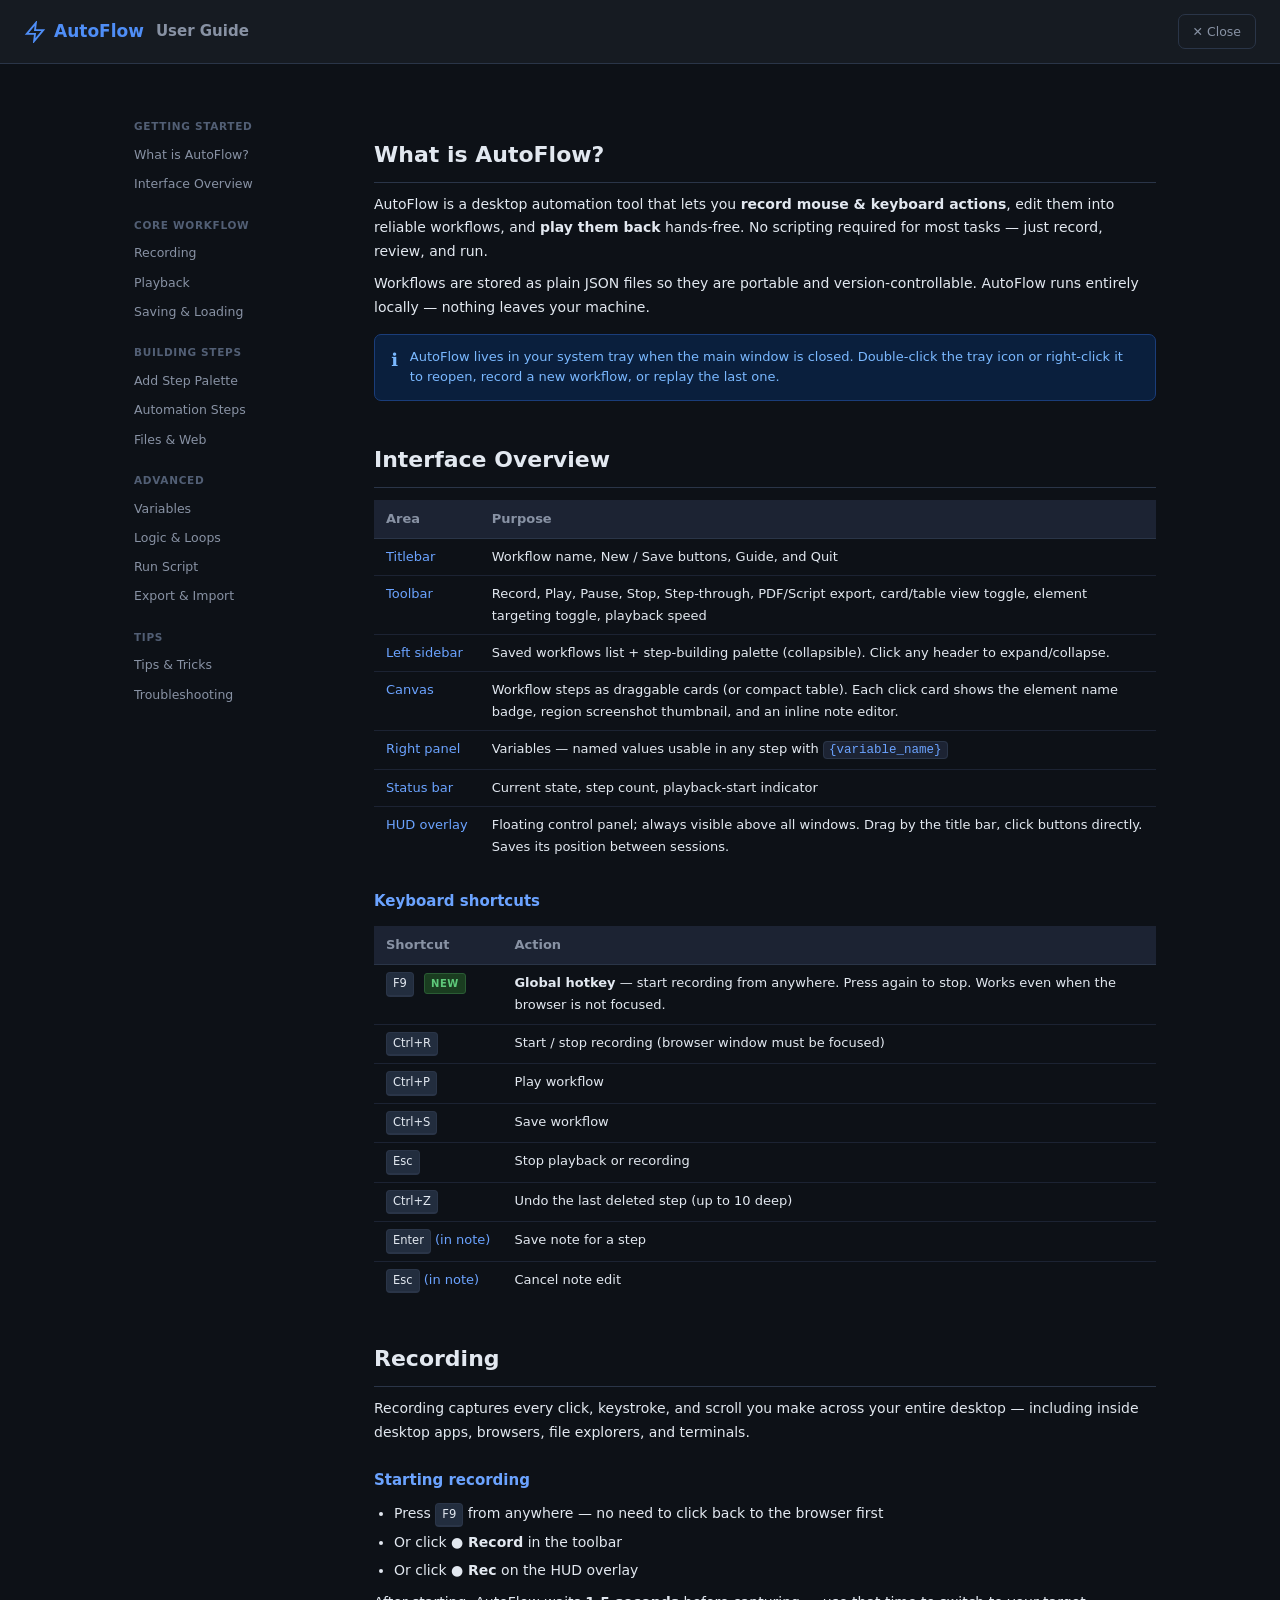
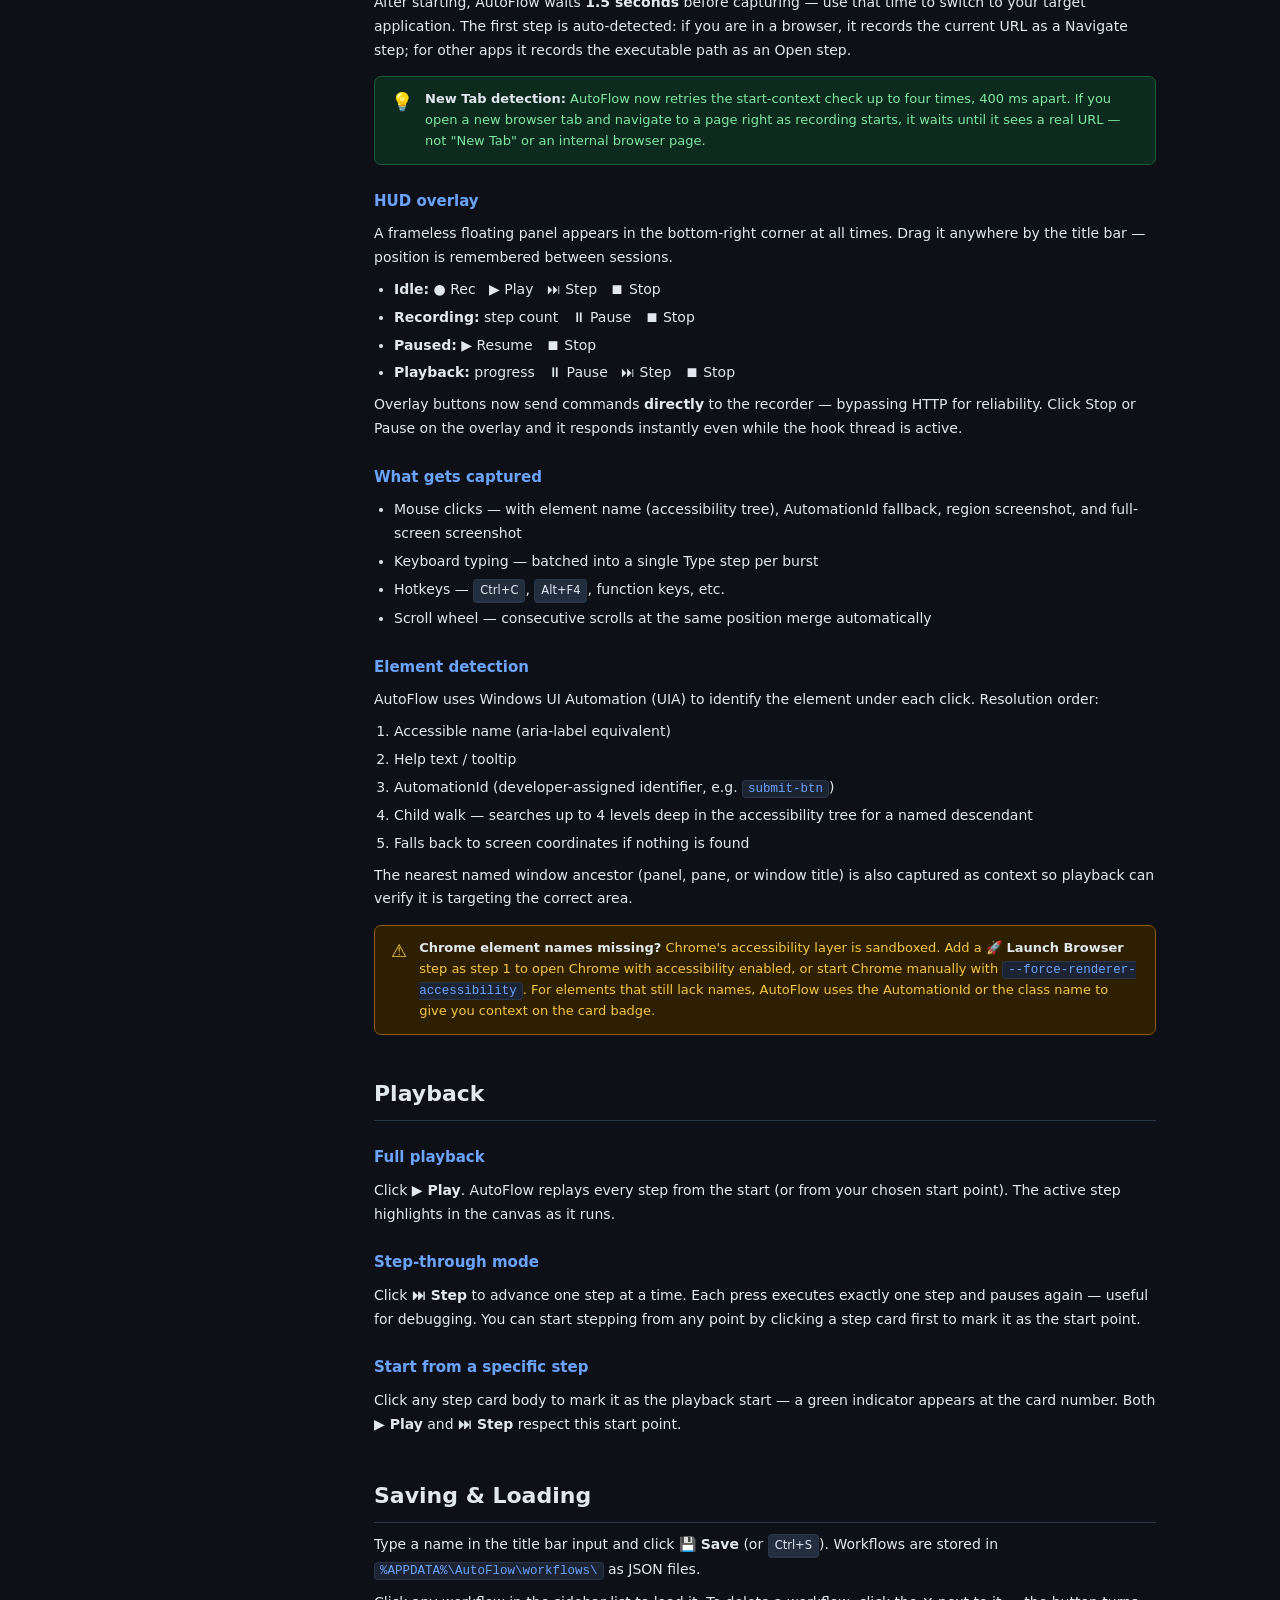
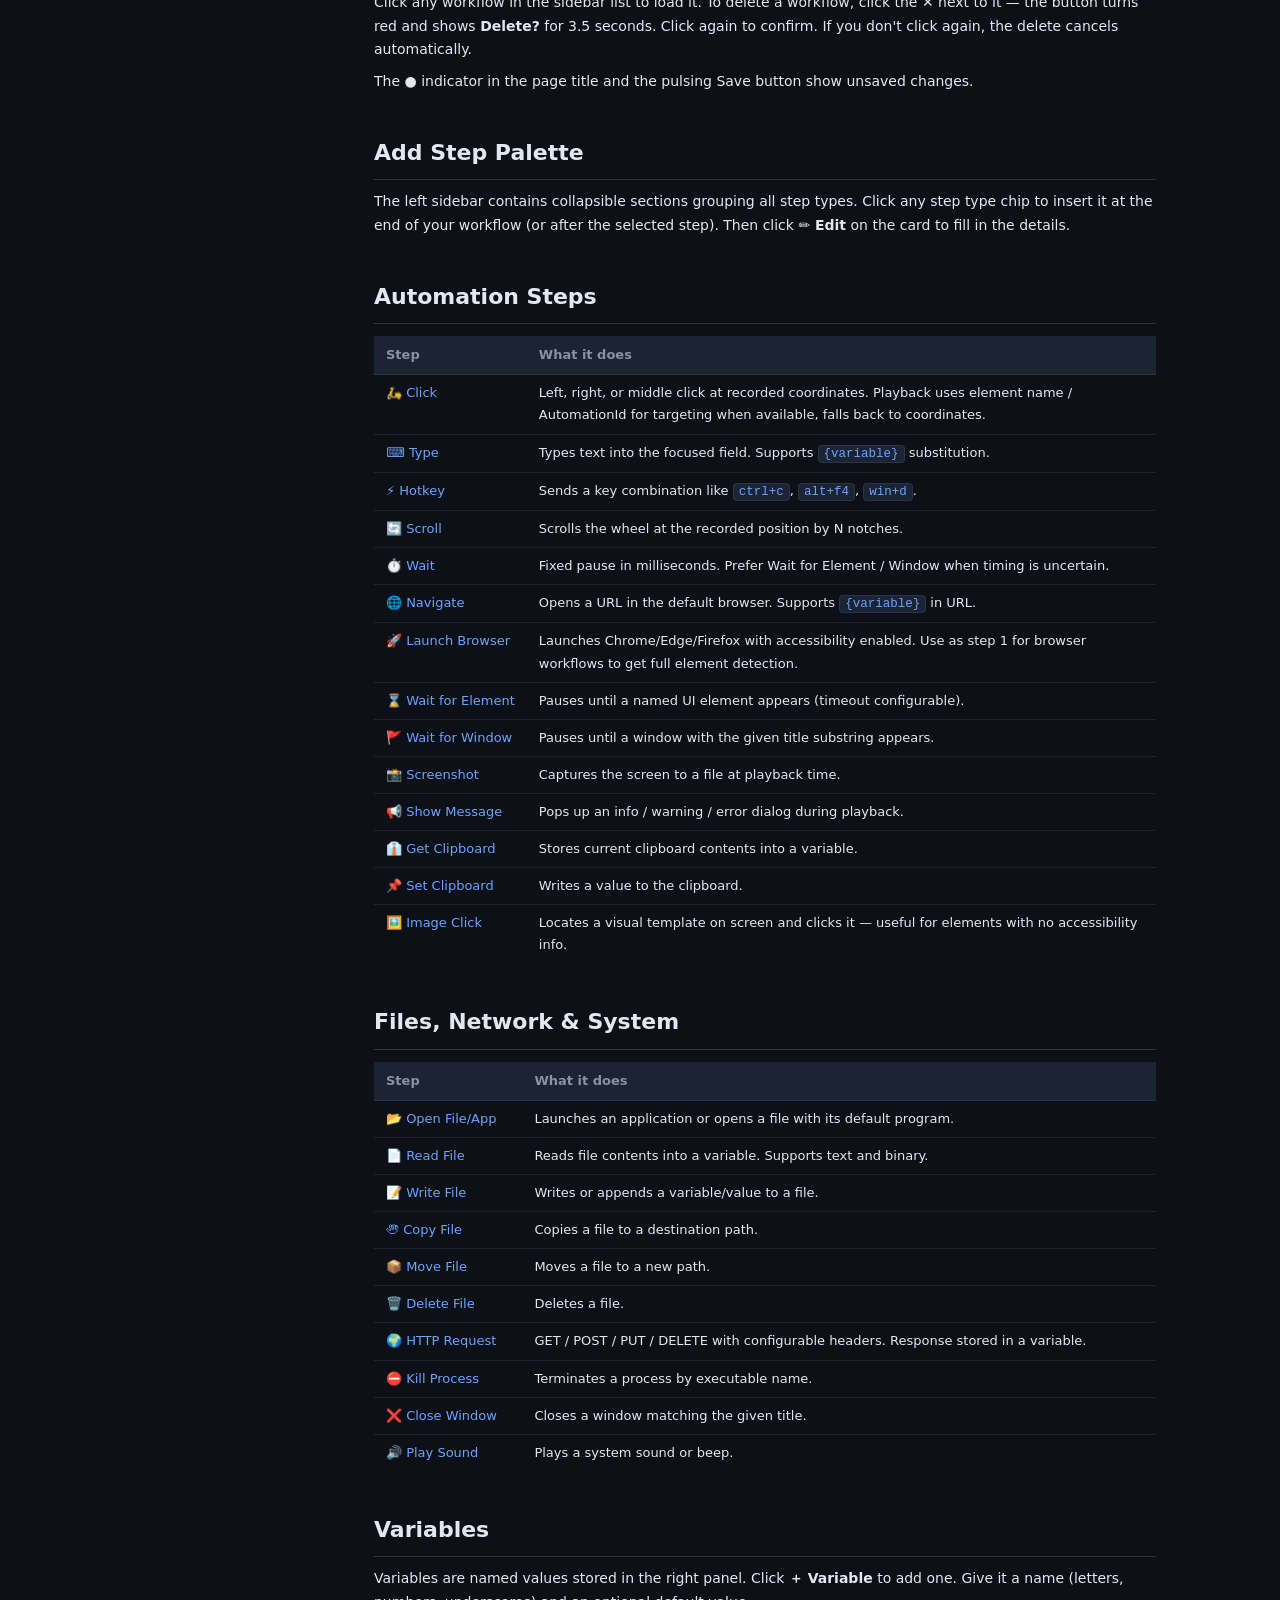
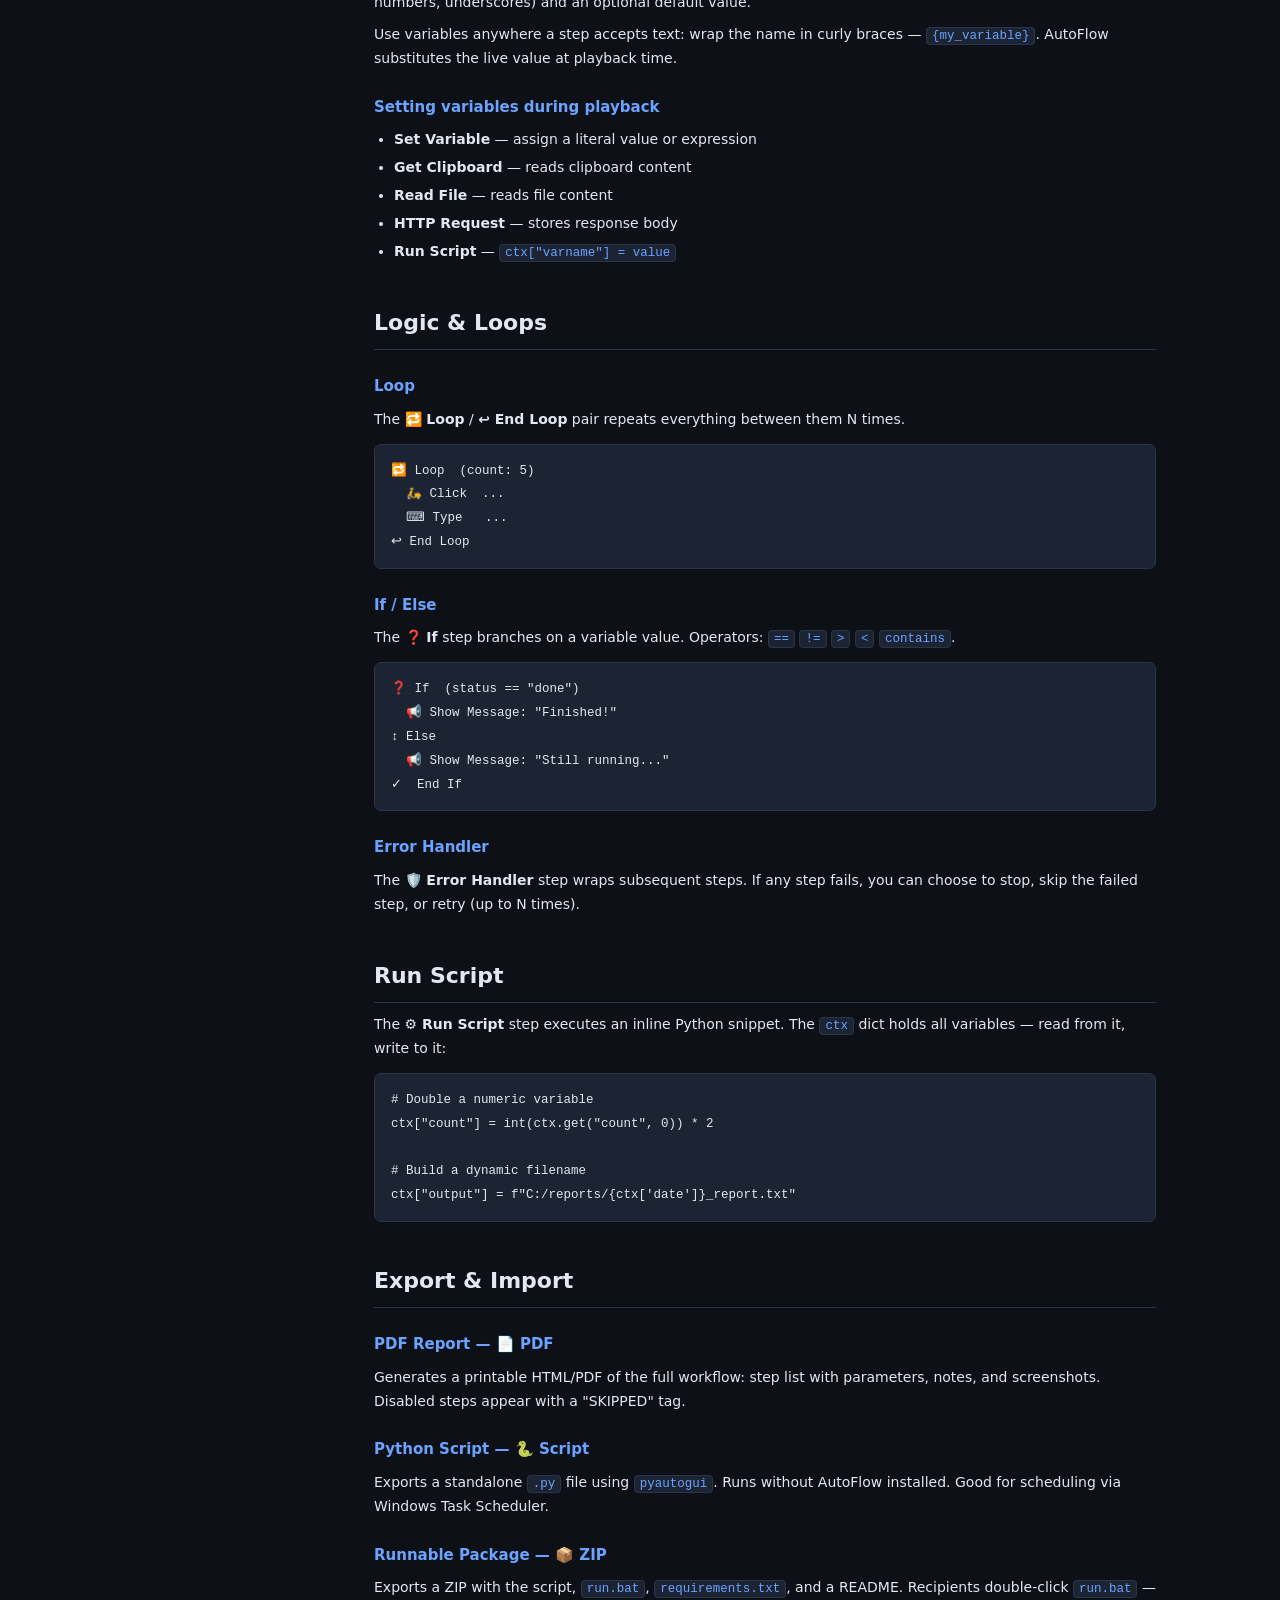
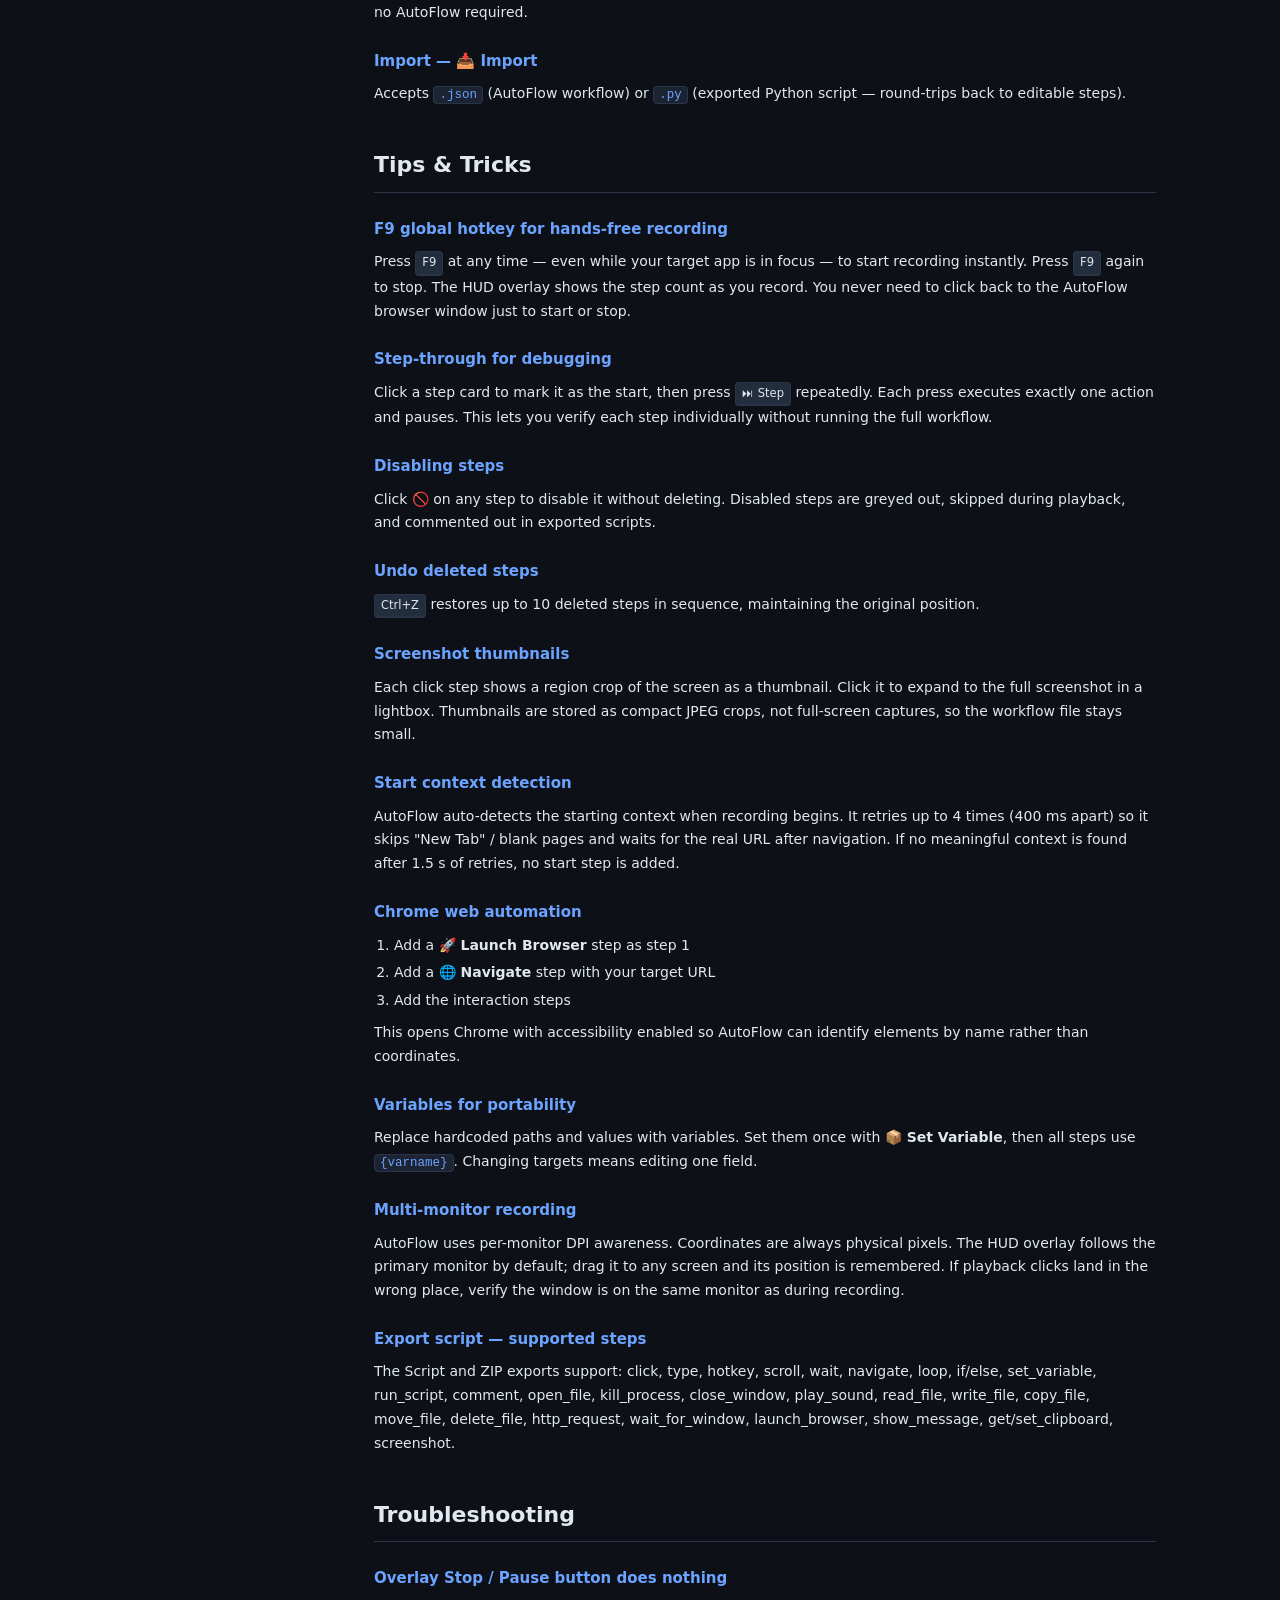
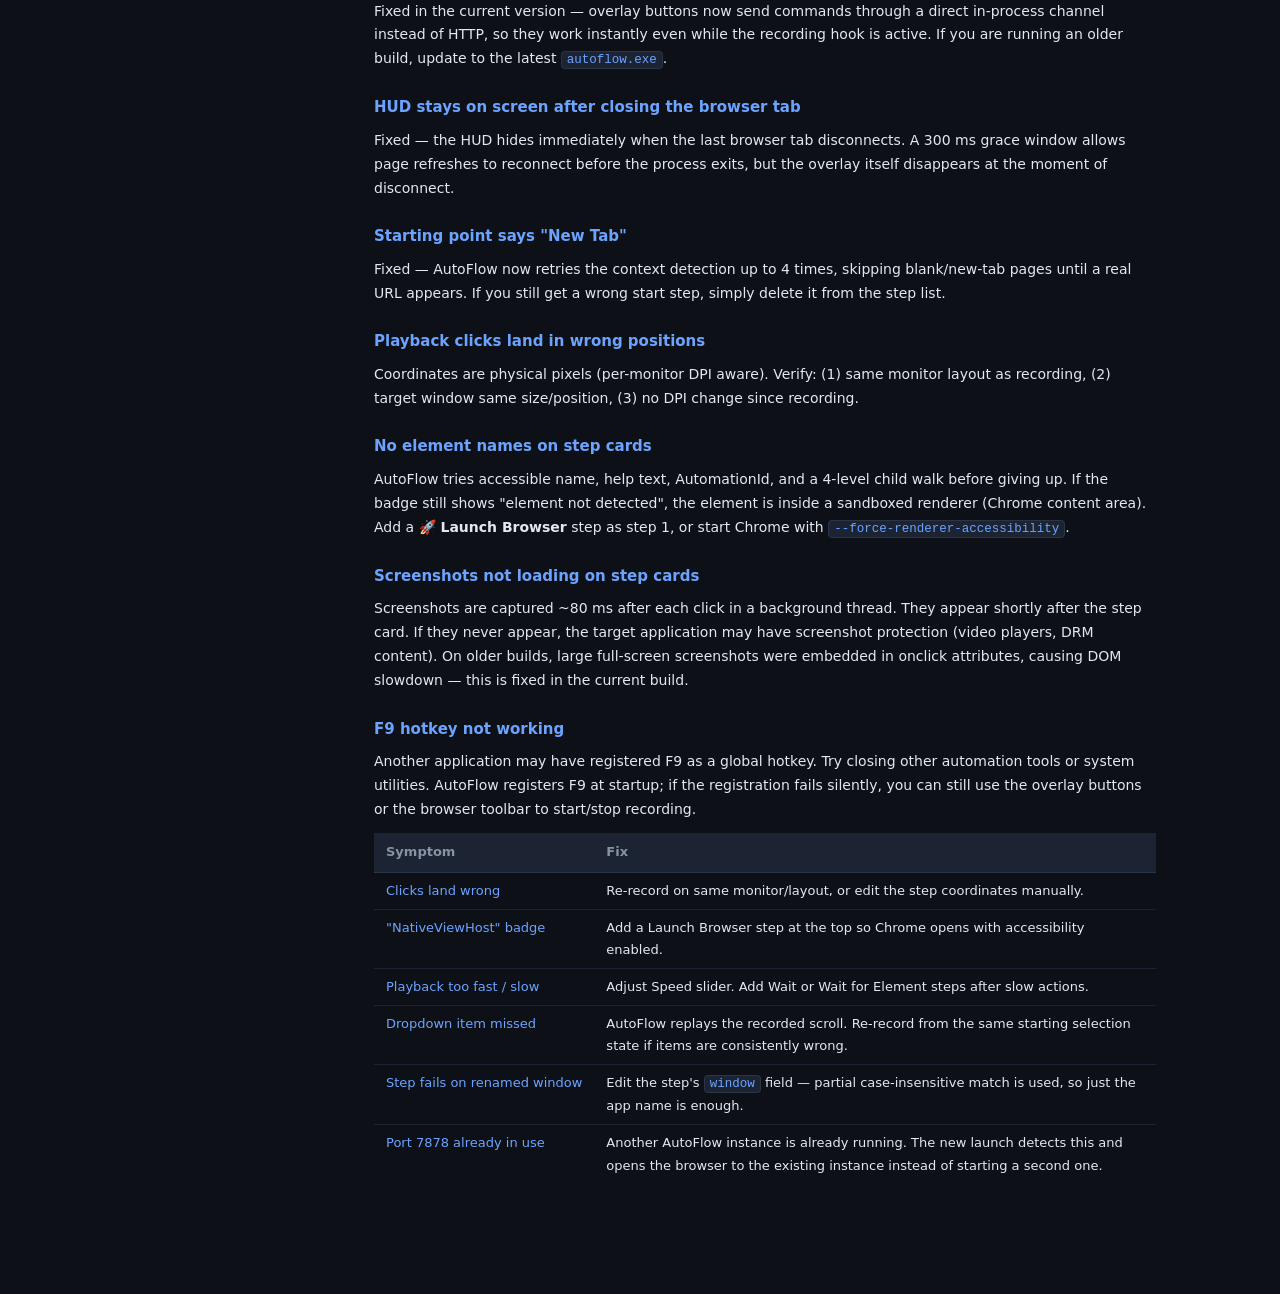
<file: static/guide.html>
<!DOCTYPE html>
<html lang="en">
<head>
  <meta charset="UTF-8">
  <meta name="viewport" content="width=device-width,initial-scale=1">
  <title>AutoFlow — User Guide</title>
  <style>
    :root {
      --bg:#0d1117; --surface:#161b22; --surface2:#1c2333; --surface3:#222d3e;
      --border:#2a3548; --accent:#4f8ef7; --accent-h:#6ba3ff;
      --success:#3ec97a; --warn:#e0a050; --danger:#e05252; --purple:#a78bfa;
      --text:#e2e8f0; --text-dim:#8892a4; --text-muted:#525f75;
      --radius:7px; --max-w:820px;
    }
    *{box-sizing:border-box;margin:0;padding:0}
    html,body{background:var(--bg);color:var(--text);font-family:-apple-system,"Segoe UI",system-ui,sans-serif;font-size:14px;line-height:1.7}
    body{padding:0 0 60px}
    .top-bar{background:var(--surface);border-bottom:1px solid var(--border);padding:14px 24px;display:flex;align-items:center;gap:12px;position:sticky;top:0;z-index:10}
    .top-bar .logo{font-size:17px;font-weight:700;color:var(--accent);display:flex;align-items:center;gap:8px}
    .top-bar .logo svg{width:22px;height:22px}
    .top-bar h1{font-size:15px;font-weight:600;color:var(--text-dim)}
    .top-bar .back{margin-left:auto;padding:6px 14px;background:transparent;border:1px solid var(--border);border-radius:var(--radius);color:var(--text-dim);font-size:12.5px;cursor:pointer;text-decoration:none}
    .top-bar .back:hover{background:var(--surface2);color:var(--text)}
    .wrap{max-width:var(--max-w);margin:0 auto;padding:32px 24px}
    @media(min-width:960px){
      .page{display:grid;grid-template-columns:210px 1fr;gap:40px;max-width:1080px;margin:0 auto;padding:32px 24px}
      .wrap{padding:0;max-width:none}
      nav.toc{position:sticky;top:72px;align-self:start;height:calc(100vh - 90px);overflow-y:auto}
      .content{min-width:0}
    }
    @media(max-width:959px){nav.toc{display:none}.page{max-width:var(--max-w);margin:0 auto;padding:32px 24px}}
    nav.toc ul{list-style:none;padding:0}
    nav.toc li{margin:0}
    nav.toc a{display:block;padding:4px 10px;border-radius:5px;font-size:12.5px;color:var(--text-dim);text-decoration:none;transition:background .1s,color .1s}
    nav.toc a:hover{background:var(--surface2);color:var(--text)}
    nav.toc .toc-section{font-size:10.5px;font-weight:700;text-transform:uppercase;letter-spacing:.7px;color:var(--text-muted);padding:14px 10px 4px;margin-top:4px}
    nav.toc a.sub{padding-left:20px;font-size:12px}
    h2{font-size:22px;font-weight:700;color:var(--text);margin:40px 0 10px;padding-bottom:8px;border-bottom:1px solid var(--border)}
    h3{font-size:15px;font-weight:600;color:var(--accent-h);margin:24px 0 8px}
    h4{font-size:13px;font-weight:600;color:var(--text-dim);margin:16px 0 4px;text-transform:uppercase;letter-spacing:.5px}
    p{margin:8px 0;color:var(--text)}
    p.dim{color:var(--text-dim);font-size:13px}
    ul,ol{padding-left:20px;margin:8px 0}
    li{margin:4px 0;color:var(--text)}
    strong{color:var(--text);font-weight:600}
    code{background:var(--surface2);border:1px solid var(--border);border-radius:4px;padding:1px 5px;font-size:12.5px;font-family:"Consolas","Courier New",monospace;color:var(--accent-h)}
    pre{background:var(--surface2);border:1px solid var(--border);border-radius:var(--radius);padding:14px 16px;overflow-x:auto;margin:12px 0}
    pre code{background:none;border:none;padding:0;font-size:12.5px;color:var(--text)}
    a{color:var(--accent);text-decoration:none}
    a:hover{text-decoration:underline}
    .callout{display:flex;gap:12px;border-radius:var(--radius);padding:12px 16px;margin:14px 0;font-size:13px;line-height:1.6}
    .callout.tip{background:#0d2a1f;border:1px solid #1a5c38;color:#7ee8a2}
    .callout.warn{background:#2d1f00;border:1px solid #8b5c00;color:#f5c842}
    .callout.info{background:#0a1f3d;border:1px solid #1a3d7a;color:#7ab8ff}
    .callout .ci{font-size:18px;flex-shrink:0;line-height:1.4}
    .callout p{color:inherit;margin:0}
    table{width:100%;border-collapse:collapse;margin:12px 0;font-size:13px}
    th{background:var(--surface2);color:var(--text-dim);font-weight:600;text-align:left;padding:8px 12px;border-bottom:1px solid var(--border)}
    td{padding:7px 12px;border-bottom:1px solid var(--surface2);vertical-align:top}
    tr:last-child td{border-bottom:none}
    td:first-child{color:var(--accent-h);font-weight:500;white-space:nowrap}
    kbd{display:inline-block;background:var(--surface3);border:1px solid var(--border);border-bottom-width:2px;border-radius:4px;padding:1px 6px;font-size:11.5px;font-family:inherit;color:var(--text)}
    .new-badge{display:inline-block;background:#1a3d20;border:1px solid #2a5c34;color:#5ec97a;font-size:10px;font-weight:700;padding:1px 6px;border-radius:3px;text-transform:uppercase;letter-spacing:.5px;vertical-align:middle;margin-left:6px}
    [id]{scroll-margin-top:72px}
  </style>
</head>
<body>

<div class="top-bar">
  <div class="logo">
    <svg viewBox="0 0 24 24" fill="none" stroke="currentColor" stroke-width="2">
      <path d="M13 2L3 14h9l-1 8 10-12h-9l1-8z"/>
    </svg>
    AutoFlow
  </div>
  <h1>User Guide</h1>
  <a class="back" href="/" onclick="window.close();return false;">&#10005; Close</a>
</div>

<div class="page">
  <nav class="toc">
    <ul>
      <li><div class="toc-section">Getting Started</div></li>
      <li><a href="#overview">What is AutoFlow?</a></li>
      <li><a href="#interface">Interface Overview</a></li>
      <li><div class="toc-section">Core Workflow</div></li>
      <li><a href="#recording">Recording</a></li>
      <li><a href="#playback">Playback</a></li>
      <li><a href="#saving">Saving &amp; Loading</a></li>
      <li><div class="toc-section">Building Steps</div></li>
      <li><a href="#add-step">Add Step Palette</a></li>
      <li><a href="#automation">Automation Steps</a></li>
      <li><a href="#filesweb">Files &amp; Web</a></li>
      <li><div class="toc-section">Advanced</div></li>
      <li><a href="#variables">Variables</a></li>
      <li><a href="#logic">Logic &amp; Loops</a></li>
      <li><a href="#scripts">Run Script</a></li>
      <li><a href="#export">Export &amp; Import</a></li>
      <li><div class="toc-section">Tips</div></li>
      <li><a href="#tips">Tips &amp; Tricks</a></li>
      <li><a href="#troubleshooting">Troubleshooting</a></li>
    </ul>
  </nav>

  <div class="content">

    <h2 id="overview">What is AutoFlow?</h2>
    <p>AutoFlow is a desktop automation tool that lets you <strong>record mouse &amp; keyboard actions</strong>, edit them into reliable workflows, and <strong>play them back</strong> hands-free. No scripting required for most tasks &mdash; just record, review, and run.</p>
    <p>Workflows are stored as plain JSON files so they are portable and version-controllable. AutoFlow runs entirely locally &mdash; nothing leaves your machine.</p>

    <div class="callout info">
      <span class="ci">&#8505;&#65039;</span>
      <p>AutoFlow lives in your system tray when the main window is closed. Double-click the tray icon or right-click it to reopen, record a new workflow, or replay the last one.</p>
    </div>

    <h2 id="interface">Interface Overview</h2>
    <table>
      <tr><th>Area</th><th>Purpose</th></tr>
      <tr><td>Titlebar</td><td>Workflow name, New / Save buttons, Guide, and Quit</td></tr>
      <tr><td>Toolbar</td><td>Record, Play, Pause, Stop, Step-through, PDF/Script export, card/table view toggle, element targeting toggle, playback speed</td></tr>
      <tr><td>Left sidebar</td><td>Saved workflows list + step-building palette (collapsible). Click any header to expand/collapse.</td></tr>
      <tr><td>Canvas</td><td>Workflow steps as draggable cards (or compact table). Each click card shows the element name badge, region screenshot thumbnail, and an inline note editor.</td></tr>
      <tr><td>Right panel</td><td>Variables &mdash; named values usable in any step with <code>{variable_name}</code></td></tr>
      <tr><td>Status bar</td><td>Current state, step count, playback-start indicator</td></tr>
      <tr><td>HUD overlay</td><td>Floating control panel; always visible above all windows. Drag by the title bar, click buttons directly. Saves its position between sessions.</td></tr>
    </table>

    <h3>Keyboard shortcuts</h3>
    <table>
      <tr><th>Shortcut</th><th>Action</th></tr>
      <tr><td><kbd>F9</kbd> <span class="new-badge">new</span></td><td><strong>Global hotkey</strong> &mdash; start recording from anywhere. Press again to stop. Works even when the browser is not focused.</td></tr>
      <tr><td><kbd>Ctrl+R</kbd></td><td>Start / stop recording (browser window must be focused)</td></tr>
      <tr><td><kbd>Ctrl+P</kbd></td><td>Play workflow</td></tr>
      <tr><td><kbd>Ctrl+S</kbd></td><td>Save workflow</td></tr>
      <tr><td><kbd>Esc</kbd></td><td>Stop playback or recording</td></tr>
      <tr><td><kbd>Ctrl+Z</kbd></td><td>Undo the last deleted step (up to 10 deep)</td></tr>
      <tr><td><kbd>Enter</kbd> (in note)</td><td>Save note for a step</td></tr>
      <tr><td><kbd>Esc</kbd> (in note)</td><td>Cancel note edit</td></tr>
    </table>

    <h2 id="recording">Recording</h2>
    <p>Recording captures every click, keystroke, and scroll you make across your entire desktop &mdash; including inside desktop apps, browsers, file explorers, and terminals.</p>

    <h3>Starting recording</h3>
    <ul>
      <li>Press <kbd>F9</kbd> from anywhere &mdash; no need to click back to the browser first</li>
      <li>Or click <strong>&#9679; Record</strong> in the toolbar</li>
      <li>Or click <strong>&#9679; Rec</strong> on the HUD overlay</li>
    </ul>
    <p>After starting, AutoFlow waits <strong>1.5 seconds</strong> before capturing &mdash; use that time to switch to your target application. The first step is auto-detected: if you are in a browser, it records the current URL as a Navigate step; for other apps it records the executable path as an Open step.</p>

    <div class="callout tip">
      <span class="ci">&#128161;</span>
      <p><strong>New Tab detection:</strong> AutoFlow now retries the start-context check up to four times, 400 ms apart. If you open a new browser tab and navigate to a page right as recording starts, it waits until it sees a real URL &mdash; not "New Tab" or an internal browser page.</p>
    </div>

    <h3>HUD overlay</h3>
    <p>A frameless floating panel appears in the bottom-right corner at all times. Drag it anywhere by the title bar &mdash; position is remembered between sessions.</p>
    <ul>
      <li><strong>Idle:</strong> &#9679; Rec &nbsp; &#9654; Play &nbsp; &#9197; Step &nbsp; &#9209; Stop</li>
      <li><strong>Recording:</strong> step count &nbsp; &#9208; Pause &nbsp; &#9209; Stop</li>
      <li><strong>Paused:</strong> &#9654; Resume &nbsp; &#9209; Stop</li>
      <li><strong>Playback:</strong> progress &nbsp; &#9208; Pause &nbsp; &#9197; Step &nbsp; &#9209; Stop</li>
    </ul>
    <p>Overlay buttons now send commands <strong>directly</strong> to the recorder &mdash; bypassing HTTP for reliability. Click Stop or Pause on the overlay and it responds instantly even while the hook thread is active.</p>

    <h3>What gets captured</h3>
    <ul>
      <li>Mouse clicks &mdash; with element name (accessibility tree), AutomationId fallback, region screenshot, and full-screen screenshot</li>
      <li>Keyboard typing &mdash; batched into a single Type step per burst</li>
      <li>Hotkeys &mdash; <kbd>Ctrl+C</kbd>, <kbd>Alt+F4</kbd>, function keys, etc.</li>
      <li>Scroll wheel &mdash; consecutive scrolls at the same position merge automatically</li>
    </ul>

    <h3>Element detection</h3>
    <p>AutoFlow uses Windows UI Automation (UIA) to identify the element under each click. Resolution order:</p>
    <ol>
      <li>Accessible name (aria-label equivalent)</li>
      <li>Help text / tooltip</li>
      <li>AutomationId (developer-assigned identifier, e.g. <code>submit-btn</code>)</li>
      <li>Child walk &mdash; searches up to 4 levels deep in the accessibility tree for a named descendant</li>
      <li>Falls back to screen coordinates if nothing is found</li>
    </ol>
    <p>The nearest named window ancestor (panel, pane, or window title) is also captured as context so playback can verify it is targeting the correct area.</p>

    <div class="callout warn">
      <span class="ci">&#9888;&#65039;</span>
      <p><strong>Chrome element names missing?</strong> Chrome's accessibility layer is sandboxed. Add a <strong>&#128640; Launch Browser</strong> step as step 1 to open Chrome with accessibility enabled, or start Chrome manually with <code>--force-renderer-accessibility</code>. For elements that still lack names, AutoFlow uses the AutomationId or the class name to give you context on the card badge.</p>
    </div>

    <h2 id="playback">Playback</h2>

    <h3>Full playback</h3>
    <p>Click <strong>&#9654; Play</strong>. AutoFlow replays every step from the start (or from your chosen start point). The active step highlights in the canvas as it runs.</p>

    <h3>Step-through mode</h3>
    <p>Click <strong>&#9197; Step</strong> to advance one step at a time. Each press executes exactly one step and pauses again &mdash; useful for debugging. You can start stepping from any point by clicking a step card first to mark it as the start point.</p>

    <h3>Start from a specific step</h3>
    <p>Click any step card body to mark it as the playback start &mdash; a green indicator appears at the card number. Both <strong>&#9654; Play</strong> and <strong>&#9197; Step</strong> respect this start point.</p>

    <h2 id="saving">Saving &amp; Loading</h2>
    <p>Type a name in the title bar input and click <strong>&#128190; Save</strong> (or <kbd>Ctrl+S</kbd>). Workflows are stored in <code>%APPDATA%\AutoFlow\workflows\</code> as JSON files.</p>
    <p>Click any workflow in the sidebar list to load it. To delete a workflow, click the <strong>&#10005;</strong> next to it &mdash; the button turns red and shows <strong>Delete?</strong> for 3.5 seconds. Click again to confirm. If you don&apos;t click again, the delete cancels automatically.</p>
    <p>The <strong>&#9679;</strong> indicator in the page title and the pulsing Save button show unsaved changes.</p>

    <h2 id="add-step">Add Step Palette</h2>
    <p>The left sidebar contains collapsible sections grouping all step types. Click any step type chip to insert it at the end of your workflow (or after the selected step). Then click <strong>&#9999;&#65039; Edit</strong> on the card to fill in the details.</p>

    <h2 id="automation">Automation Steps</h2>
    <table>
      <tr><th>Step</th><th>What it does</th></tr>
      <tr><td>&#128757;&#65039; Click</td><td>Left, right, or middle click at recorded coordinates. Playback uses element name / AutomationId for targeting when available, falls back to coordinates.</td></tr>
      <tr><td>&#9000;&#65039; Type</td><td>Types text into the focused field. Supports <code>{variable}</code> substitution.</td></tr>
      <tr><td>&#9889; Hotkey</td><td>Sends a key combination like <code>ctrl+c</code>, <code>alt+f4</code>, <code>win+d</code>.</td></tr>
      <tr><td>&#128260; Scroll</td><td>Scrolls the wheel at the recorded position by N notches.</td></tr>
      <tr><td>&#9201;&#65039; Wait</td><td>Fixed pause in milliseconds. Prefer Wait for Element / Window when timing is uncertain.</td></tr>
      <tr><td>&#127760; Navigate</td><td>Opens a URL in the default browser. Supports <code>{variable}</code> in URL.</td></tr>
      <tr><td>&#128640; Launch Browser</td><td>Launches Chrome/Edge/Firefox with accessibility enabled. Use as step 1 for browser workflows to get full element detection.</td></tr>
      <tr><td>&#8987; Wait for Element</td><td>Pauses until a named UI element appears (timeout configurable).</td></tr>
      <tr><td>&#128681; Wait for Window</td><td>Pauses until a window with the given title substring appears.</td></tr>
      <tr><td>&#128248; Screenshot</td><td>Captures the screen to a file at playback time.</td></tr>
      <tr><td>&#128226; Show Message</td><td>Pops up an info / warning / error dialog during playback.</td></tr>
      <tr><td>&#128084; Get Clipboard</td><td>Stores current clipboard contents into a variable.</td></tr>
      <tr><td>&#128204; Set Clipboard</td><td>Writes a value to the clipboard.</td></tr>
      <tr><td>&#128444;&#65039; Image Click</td><td>Locates a visual template on screen and clicks it &mdash; useful for elements with no accessibility info.</td></tr>
    </table>

    <h2 id="filesweb">Files, Network &amp; System</h2>
    <table>
      <tr><th>Step</th><th>What it does</th></tr>
      <tr><td>&#128194; Open File/App</td><td>Launches an application or opens a file with its default program.</td></tr>
      <tr><td>&#128196; Read File</td><td>Reads file contents into a variable. Supports text and binary.</td></tr>
      <tr><td>&#128221; Write File</td><td>Writes or appends a variable/value to a file.</td></tr>
      <tr><td>&#128401; Copy File</td><td>Copies a file to a destination path.</td></tr>
      <tr><td>&#128230; Move File</td><td>Moves a file to a new path.</td></tr>
      <tr><td>&#128465;&#65039; Delete File</td><td>Deletes a file.</td></tr>
      <tr><td>&#127757; HTTP Request</td><td>GET / POST / PUT / DELETE with configurable headers. Response stored in a variable.</td></tr>
      <tr><td>&#9940; Kill Process</td><td>Terminates a process by executable name.</td></tr>
      <tr><td>&#10060; Close Window</td><td>Closes a window matching the given title.</td></tr>
      <tr><td>&#128266; Play Sound</td><td>Plays a system sound or beep.</td></tr>
    </table>

    <h2 id="variables">Variables</h2>
    <p>Variables are named values stored in the right panel. Click <strong>&#65291; Variable</strong> to add one. Give it a name (letters, numbers, underscores) and an optional default value.</p>
    <p>Use variables anywhere a step accepts text: wrap the name in curly braces &mdash; <code>{my_variable}</code>. AutoFlow substitutes the live value at playback time.</p>
    <h3>Setting variables during playback</h3>
    <ul>
      <li><strong>Set Variable</strong> &mdash; assign a literal value or expression</li>
      <li><strong>Get Clipboard</strong> &mdash; reads clipboard content</li>
      <li><strong>Read File</strong> &mdash; reads file content</li>
      <li><strong>HTTP Request</strong> &mdash; stores response body</li>
      <li><strong>Run Script</strong> &mdash; <code>ctx["varname"] = value</code></li>
    </ul>

    <h2 id="logic">Logic &amp; Loops</h2>
    <h3>Loop</h3>
    <p>The <strong>&#128257; Loop</strong> / <strong>&#8617;&#65039; End Loop</strong> pair repeats everything between them N times.</p>
    <pre><code>&#128257; Loop  (count: 5)
  &#128757; Click  ...
  &#9000; Type   ...
&#8617; End Loop</code></pre>

    <h3>If / Else</h3>
    <p>The <strong>&#10067; If</strong> step branches on a variable value. Operators: <code>==</code> <code>!=</code> <code>&gt;</code> <code>&lt;</code> <code>contains</code>.</p>
    <pre><code>&#10067; If  (status == "done")
  &#128226; Show Message: "Finished!"
&#8597;&#65039; Else
  &#128226; Show Message: "Still running..."
&#10003;  End If</code></pre>

    <h3>Error Handler</h3>
    <p>The <strong>&#128737;&#65039; Error Handler</strong> step wraps subsequent steps. If any step fails, you can choose to stop, skip the failed step, or retry (up to N times).</p>

    <h2 id="scripts">Run Script</h2>
    <p>The <strong>&#9881;&#65039; Run Script</strong> step executes an inline Python snippet. The <code>ctx</code> dict holds all variables &mdash; read from it, write to it:</p>
    <pre><code># Double a numeric variable
ctx["count"] = int(ctx.get("count", 0)) * 2

# Build a dynamic filename
ctx["output"] = f"C:/reports/{ctx['date']}_report.txt"</code></pre>

    <h2 id="export">Export &amp; Import</h2>

    <h3>PDF Report &mdash; &#128196; PDF</h3>
    <p>Generates a printable HTML/PDF of the full workflow: step list with parameters, notes, and screenshots. Disabled steps appear with a "SKIPPED" tag.</p>

    <h3>Python Script &mdash; &#128013; Script</h3>
    <p>Exports a standalone <code>.py</code> file using <code>pyautogui</code>. Runs without AutoFlow installed. Good for scheduling via Windows Task Scheduler.</p>

    <h3>Runnable Package &mdash; &#128230; ZIP</h3>
    <p>Exports a ZIP with the script, <code>run.bat</code>, <code>requirements.txt</code>, and a README. Recipients double-click <code>run.bat</code> &mdash; no AutoFlow required.</p>

    <h3>Import &mdash; &#128229; Import</h3>
    <p>Accepts <code>.json</code> (AutoFlow workflow) or <code>.py</code> (exported Python script &mdash; round-trips back to editable steps).</p>

    <h2 id="tips">Tips &amp; Tricks</h2>

    <h3>F9 global hotkey for hands-free recording</h3>
    <p>Press <kbd>F9</kbd> at any time &mdash; even while your target app is in focus &mdash; to start recording instantly. Press <kbd>F9</kbd> again to stop. The HUD overlay shows the step count as you record. You never need to click back to the AutoFlow browser window just to start or stop.</p>

    <h3>Step-through for debugging</h3>
    <p>Click a step card to mark it as the start, then press <kbd>&#9197; Step</kbd> repeatedly. Each press executes exactly one action and pauses. This lets you verify each step individually without running the full workflow.</p>

    <h3>Disabling steps</h3>
    <p>Click <strong>&#128683;</strong> on any step to disable it without deleting. Disabled steps are greyed out, skipped during playback, and commented out in exported scripts.</p>

    <h3>Undo deleted steps</h3>
    <p><kbd>Ctrl+Z</kbd> restores up to 10 deleted steps in sequence, maintaining the original position.</p>

    <h3>Screenshot thumbnails</h3>
    <p>Each click step shows a region crop of the screen as a thumbnail. Click it to expand to the full screenshot in a lightbox. Thumbnails are stored as compact JPEG crops, not full-screen captures, so the workflow file stays small.</p>

    <h3>Start context detection</h3>
    <p>AutoFlow auto-detects the starting context when recording begins. It retries up to 4 times (400 ms apart) so it skips "New Tab" / blank pages and waits for the real URL after navigation. If no meaningful context is found after 1.5 s of retries, no start step is added.</p>

    <h3>Chrome web automation</h3>
    <ol>
      <li>Add a <strong>&#128640; Launch Browser</strong> step as step 1</li>
      <li>Add a <strong>&#127760; Navigate</strong> step with your target URL</li>
      <li>Add the interaction steps</li>
    </ol>
    <p>This opens Chrome with accessibility enabled so AutoFlow can identify elements by name rather than coordinates.</p>

    <h3>Variables for portability</h3>
    <p>Replace hardcoded paths and values with variables. Set them once with <strong>&#128230; Set Variable</strong>, then all steps use <code>{varname}</code>. Changing targets means editing one field.</p>

    <h3>Multi-monitor recording</h3>
    <p>AutoFlow uses per-monitor DPI awareness. Coordinates are always physical pixels. The HUD overlay follows the primary monitor by default; drag it to any screen and its position is remembered. If playback clicks land in the wrong place, verify the window is on the same monitor as during recording.</p>

    <h3>Export script &mdash; supported steps</h3>
    <p>The Script and ZIP exports support: click, type, hotkey, scroll, wait, navigate, loop, if/else, set_variable, run_script, comment, open_file, kill_process, close_window, play_sound, read_file, write_file, copy_file, move_file, delete_file, http_request, wait_for_window, launch_browser, show_message, get/set_clipboard, screenshot.</p>

    <h2 id="troubleshooting">Troubleshooting</h2>

    <h3>Overlay Stop / Pause button does nothing</h3>
    <p>Fixed in the current version &mdash; overlay buttons now send commands through a direct in-process channel instead of HTTP, so they work instantly even while the recording hook is active. If you are running an older build, update to the latest <code>autoflow.exe</code>.</p>

    <h3>HUD stays on screen after closing the browser tab</h3>
    <p>Fixed &mdash; the HUD hides immediately when the last browser tab disconnects. A 300 ms grace window allows page refreshes to reconnect before the process exits, but the overlay itself disappears at the moment of disconnect.</p>

    <h3>Starting point says "New Tab"</h3>
    <p>Fixed &mdash; AutoFlow now retries the context detection up to 4 times, skipping blank/new-tab pages until a real URL appears. If you still get a wrong start step, simply delete it from the step list.</p>

    <h3>Playback clicks land in wrong positions</h3>
    <p>Coordinates are physical pixels (per-monitor DPI aware). Verify: (1) same monitor layout as recording, (2) target window same size/position, (3) no DPI change since recording.</p>

    <h3>No element names on step cards</h3>
    <p>AutoFlow tries accessible name, help text, AutomationId, and a 4-level child walk before giving up. If the badge still shows "element not detected", the element is inside a sandboxed renderer (Chrome content area). Add a <strong>&#128640; Launch Browser</strong> step as step 1, or start Chrome with <code>--force-renderer-accessibility</code>.</p>

    <h3>Screenshots not loading on step cards</h3>
    <p>Screenshots are captured ~80 ms after each click in a background thread. They appear shortly after the step card. If they never appear, the target application may have screenshot protection (video players, DRM content). On older builds, large full-screen screenshots were embedded in onclick attributes, causing DOM slowdown &mdash; this is fixed in the current build.</p>

    <h3>F9 hotkey not working</h3>
    <p>Another application may have registered F9 as a global hotkey. Try closing other automation tools or system utilities. AutoFlow registers F9 at startup; if the registration fails silently, you can still use the overlay buttons or the browser toolbar to start/stop recording.</p>

    <table>
      <tr><th>Symptom</th><th>Fix</th></tr>
      <tr><td>Clicks land wrong</td><td>Re-record on same monitor/layout, or edit the step coordinates manually.</td></tr>
      <tr><td>"NativeViewHost" badge</td><td>Add a Launch Browser step at the top so Chrome opens with accessibility enabled.</td></tr>
      <tr><td>Playback too fast / slow</td><td>Adjust Speed slider. Add Wait or Wait for Element steps after slow actions.</td></tr>
      <tr><td>Dropdown item missed</td><td>AutoFlow replays the recorded scroll. Re-record from the same starting selection state if items are consistently wrong.</td></tr>
      <tr><td>Step fails on renamed window</td><td>Edit the step's <code>window</code> field &mdash; partial case-insensitive match is used, so just the app name is enough.</td></tr>
      <tr><td>Port 7878 already in use</td><td>Another AutoFlow instance is already running. The new launch detects this and opens the browser to the existing instance instead of starting a second one.</td></tr>
    </table>

  </div><!-- .content -->
</div><!-- .page -->

</body>
</html>
</file>
